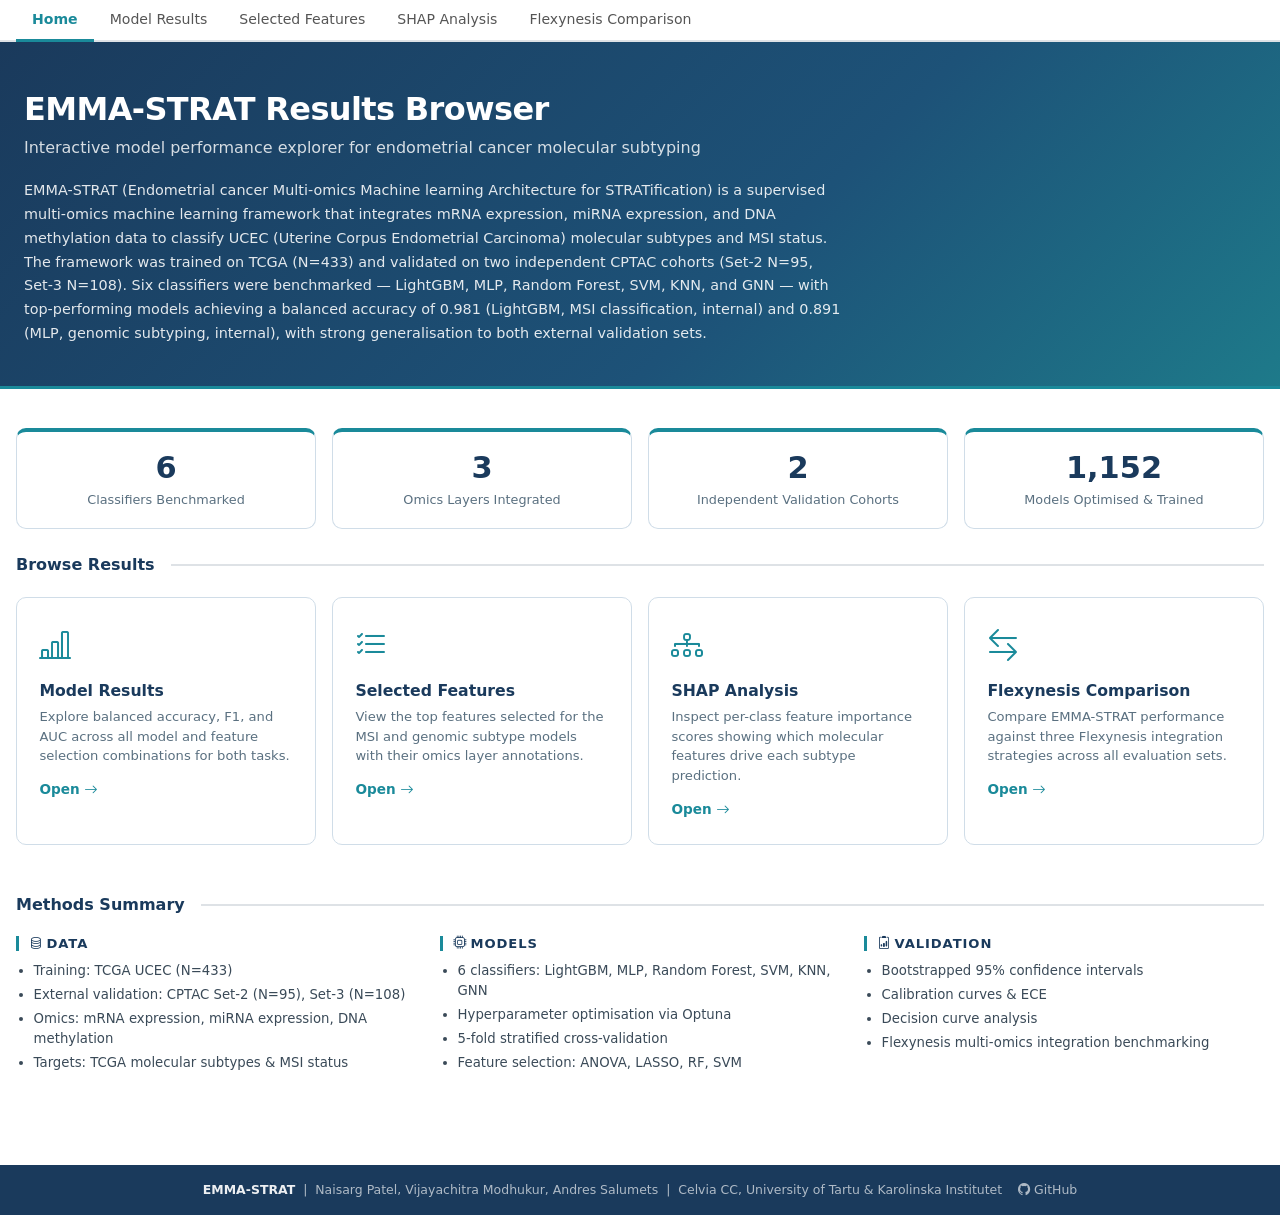
<file: index.html>
<!DOCTYPE html>
<html lang="en">
<head>
  <meta charset="UTF-8">
  <meta name="viewport" content="width=device-width, initial-scale=1.0">
  <title>EMMA-STRAT — Home</title>
  <link href="https://cdn.jsdelivr.net/npm/bootstrap@5.3.2/dist/css/bootstrap.min.css" rel="stylesheet">
  <link href="https://cdn.jsdelivr.net/npm/bootstrap-icons@1.11.3/font/bootstrap-icons.min.css" rel="stylesheet">
  <link href="shared.css" rel="stylesheet">
  <style>
    .hero {
      background: linear-gradient(135deg, var(--navy) 0%, #1d5278 60%, var(--teal-mid) 100%);
      color: #fff;
      padding: 3rem 1.5rem 2.5rem;
      border-bottom: 3px solid var(--teal);
    }
    .hero h1 { font-size: 2rem; font-weight: 700; margin-bottom: 0.5rem; letter-spacing: -0.02em; }
    .hero .subtitle { font-size: 1rem; opacity: 0.82; margin-bottom: 1.2rem; }
    .hero p.summary { font-size: 0.9rem; opacity: 0.88; max-width: 820px; line-height: 1.65; margin: 0; }

    .stat-card {
      background: #fff;
      border: 1px solid #d0dde8;
      border-radius: 10px;
      padding: 1.2rem 1.4rem;
      text-align: center;
      border-top: 4px solid var(--teal);
      height: 100%;
    }
    .stat-card .stat-value {
      font-size: 1.9rem;
      font-weight: 700;
      color: var(--navy);
      line-height: 1.1;
    }
    .stat-card .stat-label {
      font-size: 0.8rem;
      color: #5a7080;
      margin-top: 0.35rem;
      font-weight: 500;
    }

    .browse-card {
      display: block;
      background: #fff;
      border: 1px solid #d0dde8;
      border-radius: 10px;
      padding: 1.5rem 1.4rem;
      text-decoration: none;
      color: inherit;
      height: 100%;
      transition: border-color 0.15s, box-shadow 0.15s, transform 0.12s;
    }
    .browse-card:hover {
      border-color: var(--teal);
      box-shadow: 0 4px 18px rgba(26,138,154,0.13);
      transform: translateY(-2px);
      color: inherit;
    }
    .browse-card .card-icon {
      font-size: 2rem;
      color: var(--teal);
      margin-bottom: 0.75rem;
      display: block;
    }
    .browse-card h5 {
      font-size: 0.98rem;
      font-weight: 700;
      color: var(--navy);
      margin-bottom: 0.4rem;
    }
    .browse-card p {
      font-size: 0.82rem;
      color: #5a7080;
      margin: 0;
      line-height: 1.5;
    }
    .browse-card .card-arrow {
      font-size: 0.85rem;
      color: var(--teal);
      margin-top: 0.85rem;
      font-weight: 600;
      display: flex;
      align-items: center;
      gap: 4px;
    }

    .methods-col h6 {
      font-size: 0.82rem;
      font-weight: 700;
      color: var(--navy);
      text-transform: uppercase;
      letter-spacing: 0.07em;
      border-left: 3px solid var(--teal);
      padding-left: 0.6rem;
      margin-bottom: 0.6rem;
    }
    .methods-col ul {
      padding-left: 1.1rem;
      margin: 0;
    }
    .methods-col ul li {
      font-size: 0.83rem;
      color: #3a4a58;
      margin-bottom: 0.25rem;
    }

    .section-heading {
      font-size: 1rem;
      font-weight: 700;
      color: var(--navy);
      margin-bottom: 1.2rem;
      display: flex;
      align-items: center;
      gap: 0.5rem;
    }
    .section-heading::after {
      content: '';
      flex: 1;
      height: 2px;
      background: #dee2e6;
      margin-left: 0.5rem;
    }

  </style>
</head>
<body>

<nav class="page-nav">
  <a href="index.html" class="active">Home</a>
  <a href="results.html">Model Results</a>
  <a href="features.html">Selected Features</a>
  <a href="shap.html">SHAP Analysis</a>
  <a href="flexynesis.html">Flexynesis Comparison</a>
</nav>

<!-- Hero -->
<section class="hero">
  <h1>EMMA-STRAT Results Browser</h1>
  <p class="subtitle">Interactive model performance explorer for endometrial cancer molecular subtyping</p>
  <p class="summary">
    EMMA-STRAT (Endometrial cancer Multi-omics Machine learning Architecture for STRATification) is a
    supervised multi-omics machine learning framework that integrates mRNA expression, miRNA expression,
    and DNA methylation data to classify UCEC (Uterine Corpus Endometrial Carcinoma) molecular subtypes
    and MSI status. The framework was trained on TCGA (N=433) and validated on two independent CPTAC
    cohorts (Set-2 N=95, Set-3 N=108). Six classifiers were benchmarked — LightGBM, MLP, Random Forest,
    SVM, KNN, and GNN — with top-performing models achieving a balanced accuracy of 0.981 (LightGBM,
    MSI classification, internal) and 0.891 (MLP, genomic subtyping, internal), with strong generalisation
    to both external validation sets.
  </p>
</section>

<div class="page-body">

  <!-- Key results -->
  <div class="row g-3 mb-4 mt-1">
    <div class="col-6 col-md-3">
      <div class="stat-card">
        <div class="stat-value">6</div>
        <div class="stat-label">Classifiers Benchmarked</div>
      </div>
    </div>
    <div class="col-6 col-md-3">
      <div class="stat-card">
        <div class="stat-value">3</div>
        <div class="stat-label">Omics Layers Integrated</div>
      </div>
    </div>
    <div class="col-6 col-md-3">
      <div class="stat-card">
        <div class="stat-value">2</div>
        <div class="stat-label">Independent Validation Cohorts</div>
      </div>
    </div>
    <div class="col-6 col-md-3">
      <div class="stat-card">
        <div class="stat-value">1,152</div>
        <div class="stat-label">Models Optimised &amp; Trained</div>
      </div>
    </div>
  </div>

  <!-- Browse Results -->
  <div class="section-heading">Browse Results</div>
  <div class="row g-3 mb-5">
    <div class="col-12 col-sm-6 col-lg-3">
      <a href="results.html" class="browse-card">
        <i class="bi bi-bar-chart-line card-icon"></i>
        <h5>Model Results</h5>
        <p>Explore balanced accuracy, F1, and AUC across all model and feature selection combinations for both tasks.</p>
        <span class="card-arrow">Open <i class="bi bi-arrow-right"></i></span>
      </a>
    </div>
    <div class="col-12 col-sm-6 col-lg-3">
      <a href="features.html" class="browse-card">
        <i class="bi bi-list-check card-icon"></i>
        <h5>Selected Features</h5>
        <p>View the top features selected for the MSI and genomic subtype models with their omics layer annotations.</p>
        <span class="card-arrow">Open <i class="bi bi-arrow-right"></i></span>
      </a>
    </div>
    <div class="col-12 col-sm-6 col-lg-3">
      <a href="shap.html" class="browse-card">
        <i class="bi bi-diagram-3 card-icon"></i>
        <h5>SHAP Analysis</h5>
        <p>Inspect per-class feature importance scores showing which molecular features drive each subtype prediction.</p>
        <span class="card-arrow">Open <i class="bi bi-arrow-right"></i></span>
      </a>
    </div>
    <div class="col-12 col-sm-6 col-lg-3">
      <a href="flexynesis.html" class="browse-card">
        <i class="bi bi-arrow-left-right card-icon"></i>
        <h5>Flexynesis Comparison</h5>
        <p>Compare EMMA-STRAT performance against three Flexynesis integration strategies across all evaluation sets.</p>
        <span class="card-arrow">Open <i class="bi bi-arrow-right"></i></span>
      </a>
    </div>
  </div>

  <!-- Methods summary -->
  <div class="section-heading">Methods Summary</div>
  <div class="row g-4 mb-2">
    <div class="col-12 col-md-4 methods-col">
      <h6><i class="bi bi-database me-1"></i>Data</h6>
      <ul>
        <li>Training: TCGA UCEC (N=433)</li>
        <li>External validation: CPTAC Set-2 (N=95), Set-3 (N=108)</li>
        <li>Omics: mRNA expression, miRNA expression, DNA methylation</li>
        <li>Targets: TCGA molecular subtypes &amp; MSI status</li>
      </ul>
    </div>
    <div class="col-12 col-md-4 methods-col">
      <h6><i class="bi bi-cpu me-1"></i>Models</h6>
      <ul>
        <li>6 classifiers: LightGBM, MLP, Random Forest, SVM, KNN, GNN</li>
        <li>Hyperparameter optimisation via Optuna</li>
        <li>5-fold stratified cross-validation</li>
        <li>Feature selection: ANOVA, LASSO, RF, SVM</li>
      </ul>
    </div>
    <div class="col-12 col-md-4 methods-col">
      <h6><i class="bi bi-clipboard2-data me-1"></i>Validation</h6>
      <ul>
        <li>Bootstrapped 95% confidence intervals</li>
        <li>Calibration curves &amp; ECE</li>
        <li>Decision curve analysis</li>
        <li>Flexynesis multi-omics integration benchmarking</li>
      </ul>
    </div>
  </div>

</div>

<footer class="site-footer">
  <strong>EMMA-STRAT</strong> &nbsp;|&nbsp; Naisarg Patel, Vijayachitra Modhukur, Andres Salumets &nbsp;|&nbsp; Celvia CC, University of Tartu &amp; Karolinska Institutet
  &nbsp;&nbsp;<a href="https://github.com/naisarg14/EMMA-STRAT" target="_blank" rel="noopener" style="color:rgba(255,255,255,0.65);text-decoration:none;" onmouseover="this.style.color='#fff'" onmouseout="this.style.color='rgba(255,255,255,0.65)'">
    <i class="bi bi-github"></i> GitHub
  </a>
</footer>

<script src="https://cdn.jsdelivr.net/npm/bootstrap@5.3.2/dist/js/bootstrap.bundle.min.js"></script>
</body>
</html>
</file>
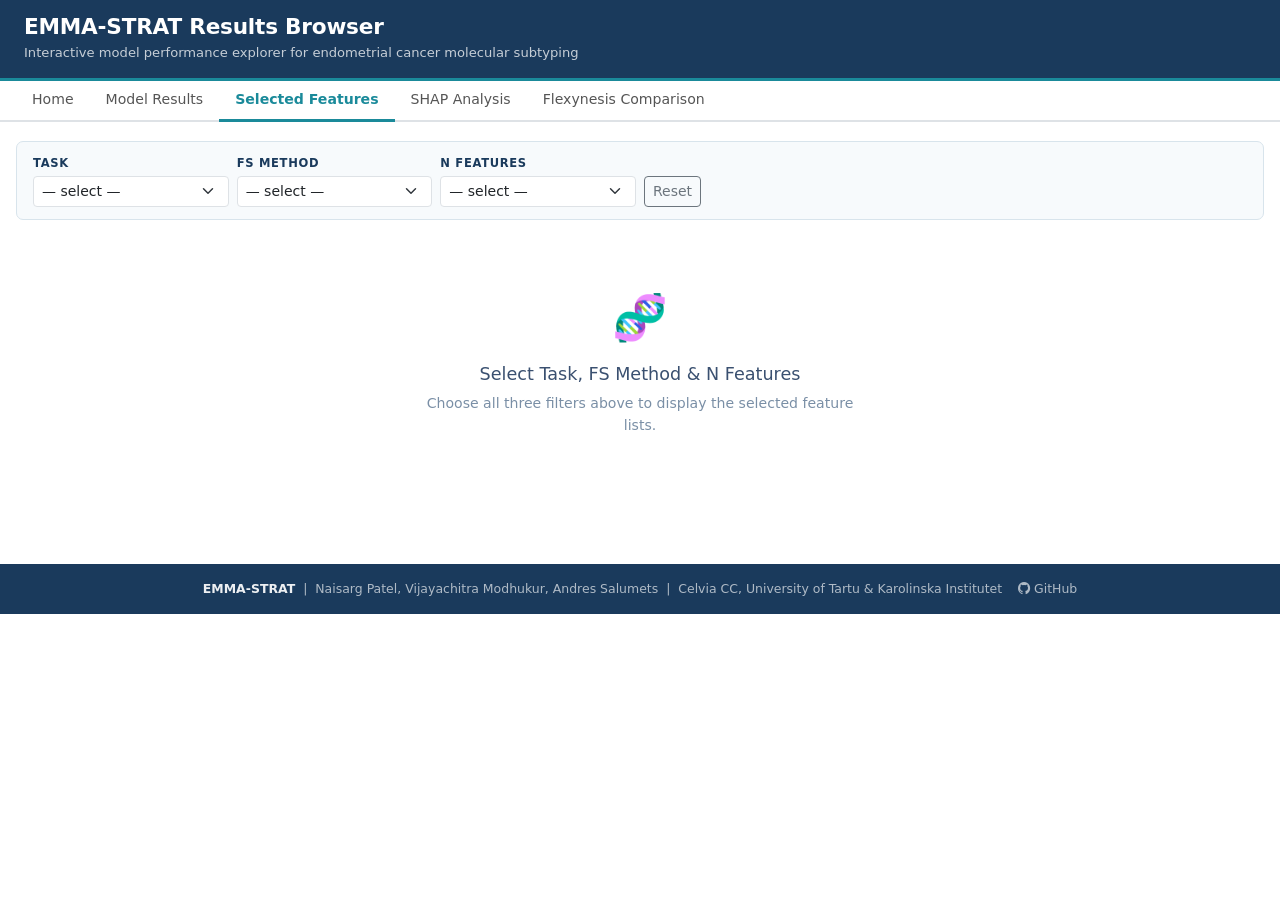
<file: features.html>
<!DOCTYPE html>
<html lang="en">
<head>
  <meta charset="UTF-8">
  <meta name="viewport" content="width=device-width, initial-scale=1.0">
  <title>EMMA-STRAT — Selected Features</title>
  <link href="https://cdn.jsdelivr.net/npm/bootstrap@5.3.2/dist/css/bootstrap.min.css" rel="stylesheet">
  <link href="https://cdn.jsdelivr.net/npm/bootstrap-icons@1.11.3/font/bootstrap-icons.min.css" rel="stylesheet">
  <link href="shared.css" rel="stylesheet">
</head>
<body>

<header>
  <h1>EMMA-STRAT Results Browser</h1>
  <p>Interactive model performance explorer for endometrial cancer molecular subtyping</p>
</header>

<nav class="page-nav">
  <a href="index.html">Home</a>
  <a href="results.html">Model Results</a>
  <a href="features.html" class="active">Selected Features</a>
  <a href="shap.html">SHAP Analysis</a>
  <a href="flexynesis.html">Flexynesis Comparison</a>
</nav>

<div class="page-body">

  <!-- Filters -->
  <div class="filter-bar">
    <div class="row g-2 align-items-end">
      <div class="col-6 col-sm-4 col-md-2">
        <label for="sfTask">Task</label>
        <select class="form-select form-select-sm" id="sfTask">
          <option value="">— select —</option>
          <option value="ic">Genomic Subtype</option>
          <option value="msi">MSI Status</option>
        </select>
      </div>
      <div class="col-6 col-sm-4 col-md-2">
        <label for="sfMethod">FS Method</label>
        <select class="form-select form-select-sm" id="sfMethod">
          <option value="">— select —</option>
          <option value="ANOVA">ANOVA</option>
          <option value="RFELASSO">LASSO</option>
          <option value="RFERF">Random Forest</option>
          <option value="RFESVM">SVM</option>
        </select>
      </div>
      <div class="col-6 col-sm-4 col-md-2">
        <label for="sfN">N Features</label>
        <select class="form-select form-select-sm" id="sfN">
          <option value="">— select —</option>
          <option value="10">10</option>
          <option value="20">20</option>
          <option value="50">50</option>
          <option value="100">100</option>
          <option value="150">150</option>
          <option value="200">200</option>
        </select>
      </div>
      <div class="col-6 col-sm-4 col-md-3 d-flex gap-2 align-items-end">
        <button class="btn btn-sm btn-outline-secondary" id="sfBtnReset">Reset</button>
        <button class="btn btn-sm btn-primary" id="sfBtnDownloadAll" style="display:none">
          ⬇ Download All (CSV)
        </button>
      </div>
    </div>
  </div>

  <!-- Prompt -->
  <div id="sfPrompt" class="placeholder-tab" style="padding:3rem 1rem">
    <div class="ph-icon">🧬</div>
    <h4>Select Task, FS Method &amp; N Features</h4>
    <p>Choose all three filters above to display the selected feature lists.</p>
  </div>

  <!-- Loading -->
  <div id="sfLoading" style="display:none;text-align:center;padding:2rem">
    <div class="spinner-border spinner-border-sm" role="status" style="color:var(--teal)"></div>
    <span class="ms-2 text-muted">Loading feature lists…</span>
  </div>

  <!-- Error -->
  <div id="sfError" class="alert alert-danger" style="display:none"></div>

  <!-- Three-column display -->
  <div id="sfColumns" style="display:none">
    <div class="row g-3">

      <!-- miRNA -->
      <div class="col-12 col-md-4">
        <div class="d-flex justify-content-between align-items-center mb-2">
          <span class="section-title mb-0">
            miRNA Expression
            <span class="badge rounded-pill ms-1"
                  style="background:var(--hi-mirna);color:#7a1030;font-size:0.7rem"
                  id="sfCountMirna">0</span>
          </span>
          <button class="btn btn-outline-secondary btn-sm" id="sfDlMirna" style="font-size:0.75rem">⬇ CSV</button>
        </div>
        <div style="border:1px solid #d0dde8;border-radius:6px;max-height:480px;overflow-y:auto">
          <table class="table table-sm table-hover mb-0" style="font-size:0.8rem">
            <thead style="position:sticky;top:0;background:var(--navy);color:#fff">
              <tr><th style="padding:0.4rem 0.6rem">#</th><th style="padding:0.4rem 0.6rem">Feature</th></tr>
            </thead>
            <tbody id="sfBodyMirna"></tbody>
          </table>
        </div>
      </div>

      <!-- RNA -->
      <div class="col-12 col-md-4">
        <div class="d-flex justify-content-between align-items-center mb-2">
          <span class="section-title mb-0">
            RNA Expression
            <span class="badge rounded-pill ms-1"
                  style="background:var(--hi-rna);color:#6b4800;font-size:0.7rem"
                  id="sfCountRna">0</span>
          </span>
          <button class="btn btn-outline-secondary btn-sm" id="sfDlRna" style="font-size:0.75rem">⬇ CSV</button>
        </div>
        <div style="border:1px solid #d0dde8;border-radius:6px;max-height:480px;overflow-y:auto">
          <table class="table table-sm table-hover mb-0" style="font-size:0.8rem">
            <thead style="position:sticky;top:0;background:var(--navy);color:#fff">
              <tr><th style="padding:0.4rem 0.6rem">#</th><th style="padding:0.4rem 0.6rem">Feature</th></tr>
            </thead>
            <tbody id="sfBodyRna"></tbody>
          </table>
        </div>
      </div>

      <!-- Methylation -->
      <div class="col-12 col-md-4">
        <div class="d-flex justify-content-between align-items-center mb-2">
          <span class="section-title mb-0">
            DNA Methylation
            <span class="badge rounded-pill ms-1"
                  style="background:var(--hi-methyl);color:#4a1a6e;font-size:0.7rem"
                  id="sfCountMethyl">0</span>
          </span>
          <button class="btn btn-outline-secondary btn-sm" id="sfDlMethyl" style="font-size:0.75rem">⬇ CSV</button>
        </div>
        <div style="border:1px solid #d0dde8;border-radius:6px;max-height:480px;overflow-y:auto">
          <table class="table table-sm table-hover mb-0" style="font-size:0.8rem">
            <thead style="position:sticky;top:0;background:var(--navy);color:#fff">
              <tr><th style="padding:0.4rem 0.6rem">#</th><th style="padding:0.4rem 0.6rem">Feature</th></tr>
            </thead>
            <tbody id="sfBodyMethyl"></tbody>
          </table>
        </div>
      </div>

    </div>
  </div>

</div><!-- /page-body -->

<footer class="site-footer">
  <strong>EMMA-STRAT</strong> &nbsp;|&nbsp; Naisarg Patel, Vijayachitra Modhukur, Andres Salumets &nbsp;|&nbsp; Celvia CC, University of Tartu &amp; Karolinska Institutet
  &nbsp;&nbsp;<a href="https://github.com/naisarg14/EMMA-STRAT" target="_blank" rel="noopener">
    <i class="bi bi-github"></i> GitHub
  </a>
</footer>

<script src="https://cdn.jsdelivr.net/npm/bootstrap@5.3.2/dist/js/bootstrap.bundle.min.js"></script>
<script>
'use strict';

const sfData = { mirnas: [], rna: [], methyl: [] };

const sfGet = id => document.getElementById(id);
const sfVal = id => sfGet(id).value;

['sfTask','sfMethod','sfN'].forEach(id => sfGet(id).addEventListener('change', sfMaybeLoad));
sfGet('sfBtnReset').addEventListener('click', () => {
  ['sfTask','sfMethod','sfN'].forEach(id => { sfGet(id).value = ''; });
  sfShowPrompt();
});
sfGet('sfDlMirna') .addEventListener('click', () => sfDownload('mirnas'));
sfGet('sfDlRna')   .addEventListener('click', () => sfDownload('rna'));
sfGet('sfDlMethyl').addEventListener('click', () => sfDownload('methyl'));
sfGet('sfBtnDownloadAll').addEventListener('click', sfDownloadAll);

function sfMaybeLoad() {
  const task = sfVal('sfTask'), method = sfVal('sfMethod'), n = sfVal('sfN');
  if (!task || !method || !n) { sfShowPrompt(); return; }
  sfLoad(task, method, n);
}

function sfShowPrompt() {
  sfGet('sfPrompt').style.display  = '';
  sfGet('sfLoading').style.display = 'none';
  sfGet('sfError').style.display   = 'none';
  sfGet('sfColumns').style.display = 'none';
  sfGet('sfBtnDownloadAll').style.display = 'none';
}

async function sfLoad(task, method, n) {
  sfGet('sfPrompt').style.display  = 'none';
  sfGet('sfError').style.display   = 'none';
  sfGet('sfColumns').style.display = 'none';
  sfGet('sfBtnDownloadAll').style.display = 'none';
  sfGet('sfLoading').style.display = '';

  const omicsList = ['mirnas','rna','methyl'];
  const errors = [];

  await Promise.all(omicsList.map(async omics => {
    const path = `./data/selected_features/${method}_${task}/selected_${omics}_${method}_${n}.txt`;
    try {
      const r = await fetch(path);
      if (!r.ok) throw new Error(`HTTP ${r.status}`);
      sfData[omics] = (await r.text()).split('\n').map(l => l.trim()).filter(Boolean);
    } catch(e) {
      sfData[omics] = [];
      errors.push(`${omics}: ${e.message}`);
    }
  }));

  sfGet('sfLoading').style.display = 'none';

  if (errors.length === omicsList.length) {
    sfGet('sfError').style.display = '';
    sfGet('sfError').textContent   = `Could not load feature files: ${errors.join('; ')}`;
    return;
  }

  [
    { key: 'mirnas', bodyId: 'sfBodyMirna',  countId: 'sfCountMirna'  },
    { key: 'rna',    bodyId: 'sfBodyRna',     countId: 'sfCountRna'    },
    { key: 'methyl', bodyId: 'sfBodyMethyl',  countId: 'sfCountMethyl' },
  ].forEach(({ key, bodyId, countId }) => {
    const features = sfData[key];
    sfGet(countId).textContent = features.length;
    sfGet(bodyId).innerHTML = features.length === 0
      ? '<tr><td colspan="2" class="text-muted" style="padding:0.5rem 0.6rem">No data found</td></tr>'
      : features.map((f, i) =>
          `<tr><td style="padding:0.3rem 0.6rem;color:#888;width:36px">${i+1}</td>
               <td style="padding:0.3rem 0.6rem;font-family:monospace">${f}</td></tr>`
        ).join('');
  });

  sfGet('sfColumns').style.display = '';
  sfGet('sfBtnDownloadAll').style.display = '';
}

function sfDownload(omics) {
  const features = sfData[omics];
  if (!features.length) return;
  sfTriggerDownload('feature\n' + features.join('\n'),
    `features_${omics}_${sfVal('sfMethod')}_${sfVal('sfTask')}_${sfVal('sfN')}.csv`);
}

function sfDownloadAll() {
  const cols = [sfData.mirnas, sfData.rna, sfData.methyl];
  const maxLen = Math.max(...cols.map(c => c.length));
  const rows = Array.from({ length: maxLen }, (_, i) => cols.map(c => c[i] ?? '').join(','));
  sfTriggerDownload(['miRNA Expression,RNA Expression,DNA Methylation', ...rows].join('\n'),
    `features_all_${sfVal('sfMethod')}_${sfVal('sfTask')}_${sfVal('sfN')}.csv`);
}

function sfTriggerDownload(content, filename) {
  const a = Object.assign(document.createElement('a'), {
    href: URL.createObjectURL(new Blob([content], { type: 'text/csv' })),
    download: filename,
  });
  a.click();
  URL.revokeObjectURL(a.href);
}
</script>

</body>
</html>
</file>
<file: shared.css>
:root {
  --navy:        #1a3a5c;
  --teal:        #1a8a9a;
  --teal-mid:    #1e7a8a;
  --teal-pale:   #e5f5f7;
  --blue-sel:    #cce5ff;
  --hi-multi:    #d4edda;
  --hi-rna:      #fff3cd;
  --hi-methyl:   #e8d5f5;
  --hi-mirna:    #fce4ec;
}

* { box-sizing: border-box; }

body {
  font-family: 'Segoe UI', system-ui, -apple-system, sans-serif;
  background: #fff;
  color: #222;
  font-size: 0.9rem;
  margin: 0;
}

/* ── Header ── */
header {
  background: var(--navy);
  color: #fff;
  padding: 0.9rem 1.5rem;
  border-bottom: 3px solid var(--teal);
}
header h1 { font-size: 1.35rem; font-weight: 700; margin: 0; letter-spacing: -0.01em; }
header p  { font-size: 0.82rem; opacity: 0.75; margin: 0.2rem 0 0; }

/* ── Page nav ── */
.page-nav {
  background: #fff;
  border-bottom: 2px solid #dee2e6;
  padding: 0 1rem;
  display: flex;
  flex-wrap: wrap;
  gap: 0;
}
.page-nav a {
  color: #555;
  font-weight: 500;
  font-size: 0.88rem;
  text-decoration: none;
  padding: 0.55rem 1rem;
  border-bottom: 3px solid transparent;
  margin-bottom: -2px;
  transition: color 0.15s;
  white-space: nowrap;
}
.page-nav a:hover  { color: var(--teal); }
.page-nav a.active {
  color: var(--teal);
  border-bottom-color: var(--teal);
  font-weight: 600;
}

/* ── Page wrapper ── */
.page-body {
  max-width: 1600px;
  margin: 0 auto;
  padding: 1.2rem 1rem 2rem;
}

/* ── Filter bar ── */
.filter-bar {
  background: #f7fafc;
  border: 1px solid #d8e4ec;
  border-radius: 7px;
  padding: 0.8rem 1rem;
  margin-bottom: 1rem;
}
.filter-bar label {
  font-size: 0.72rem;
  font-weight: 700;
  color: var(--navy);
  text-transform: uppercase;
  letter-spacing: 0.06em;
  margin-bottom: 3px;
  display: block;
}

/* ── Tabulator overrides ── */
.tabulator {
  border: 1px solid #d0dde8 !important;
  border-radius: 6px;
  overflow: hidden;
  font-size: 0.82rem;
  width: fit-content !important;
  max-width: 100%;
  margin: 0 auto;
}
.tabulator-outer { overflow-x: auto; }
.tabulator .tabulator-header,
.tabulator .tabulator-col,
.tabulator .tabulator-col.tabulator-sortable:hover {
  background: var(--navy) !important;
  border-bottom: 2px solid var(--teal) !important;
}
.tabulator .tabulator-col-title,
.tabulator .tabulator-col-sorter { color: #fff !important; }
.tabulator .tabulator-col { border-right-color: rgba(255,255,255,0.15) !important; }
.tabulator-row.tabulator-row-even { background: #f8fbfc; }
.tabulator-row:hover { background: var(--teal-pale) !important; cursor: pointer; }
.tabulator-row.best-multi  { background: var(--hi-multi)  !important; }
.tabulator-row.best-rna    { background: var(--hi-rna)    !important; }
.tabulator-row.best-methyl { background: var(--hi-methyl) !important; }
.tabulator-row.best-mirna  { background: var(--hi-mirna)  !important; }
.tabulator-row.sel-row     { background: var(--blue-sel)  !important; }
.tabulator .tabulator-footer { background: #f7fafc; border-top: 1px solid #d0dde8; }
.tabulator .tabulator-page.active { background: var(--teal); color: #fff; border-color: var(--teal); }

/* ── Chart section ── */
.chart-section { display: none; margin-top: 1.5rem; }
.chart-section.visible { display: block; }
.section-title {
  font-size: 0.92rem;
  font-weight: 700;
  color: var(--navy);
  border-left: 3px solid var(--teal);
  padding-left: 0.65rem;
  margin-bottom: 0.75rem;
}
.chart-wrap { position: relative; height: 280px; }
.cm-wrap    { position: relative; }

/* ── CM toggle buttons ── */
.cm-btn-group .btn {
  font-size: 0.75rem;
  padding: 0.25rem 0.6rem;
  color: var(--teal);
  border-color: var(--teal);
}
.cm-btn-group .btn.active,
.cm-btn-group .btn:hover {
  background: var(--teal);
  color: #fff;
  border-color: var(--teal);
}

/* ── Placeholder ── */
.placeholder-tab {
  text-align: center;
  padding: 5rem 2rem;
  color: #7a8fa6;
}
.placeholder-tab .ph-icon { font-size: 2.8rem; margin-bottom: 0.8rem; }
.placeholder-tab h4 { color: #3a5070; font-size: 1.1rem; margin-bottom: 0.5rem; }
.placeholder-tab p  { font-size: 0.88rem; max-width: 440px; margin: 0 auto; }
.placeholder-tab code {
  background: #eef3f7;
  padding: 0.1em 0.4em;
  border-radius: 3px;
  color: var(--navy);
}

/* ── Loading ── */
.loading-center { text-align: center; padding: 5rem 1rem; }

/* ── Site footer ── */
footer.site-footer {
  background: var(--navy);
  color: rgba(255,255,255,0.65);
  font-size: 0.78rem;
  text-align: center;
  padding: 1rem 1.5rem;
  margin-top: 3rem;
}
footer.site-footer strong { color: rgba(255,255,255,0.92); }
footer.site-footer a { color: rgba(255,255,255,0.65); text-decoration: none; }
footer.site-footer a:hover { color: #fff; }

/* ── Legend pill ── */
.legend-pill {
  display: inline-flex; align-items: center; gap: 5px;
  font-size: 0.75rem; margin-right: 0.75rem;
}
.legend-pill .swatch {
  width: 12px; height: 12px; border-radius: 3px; flex-shrink: 0;
}
</file>
